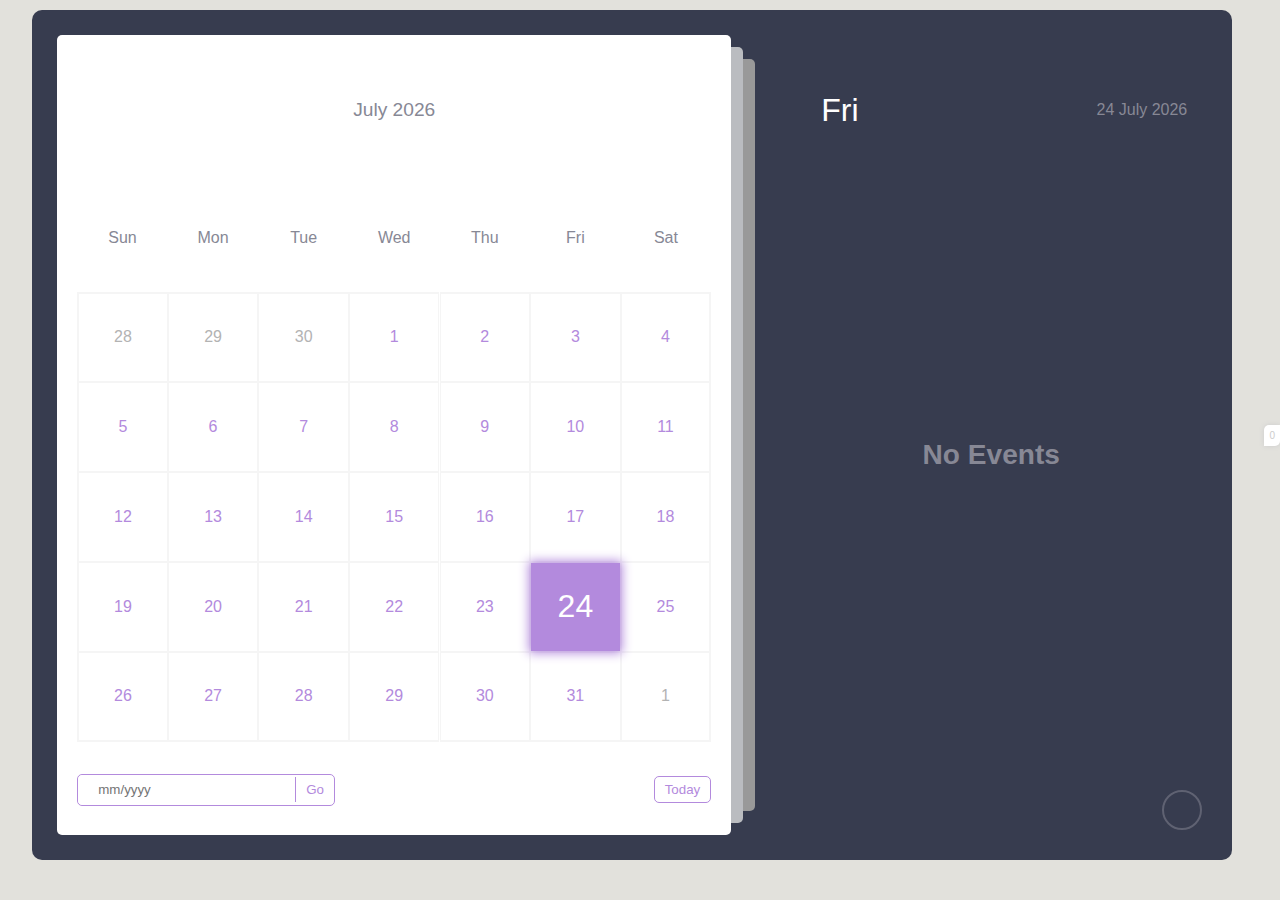
<file: dash/progress/calendar/index.html>
<!DOCTYPE html>
<html lang="en">
  <head>
    <meta charset="UTF-8" />
    <meta http-equiv="X-UA-Compatible" content="IE=edge" />
    <meta name="viewport" content="width=device-width, initial-scale=1.0" />
    <meta
      name="description"
      content="Stay organized with our user-friendly Calendar featuring events, reminders, and a customizable interface. Built with HTML, CSS, and JavaScript. Start scheduling today!"
    />
    <meta
      name="keywords"
      content="calendar, events, reminders, javascript, html, css"
    />
    <link
      rel="stylesheet"
      href="https://cdnjs.cloudflare.com/ajax/libs/font-awesome/6.2.0/css/all.min.css"
      integrity="sha512-xh6O/CkQoPOWDdYTDqeRdPCVd1SpvCA9XXcUnZS2FmJNp1coAFzvtCN9BmamE+4aHK8yyUHUSCcJHgXloTyT2A=="
      crossorigin="anonymous"
      referrerpolicy="no-referrer"
    />
    <link rel="stylesheet" href="style.css" />
    <title>Calendar with Events</title>
  </head>
  <body>
    <div class="container">
      <div class="left">
        <div class="calendar">
          <div class="month">
            <i class="fas fa-angle-left prev"></i>
            <div class="date">december 2015</div>
            <i class="fas fa-angle-right next"></i>
          </div>
          <div class="weekdays">
            <div>Sun</div>
            <div>Mon</div>
            <div>Tue</div>
            <div>Wed</div>
            <div>Thu</div>
            <div>Fri</div>
            <div>Sat</div>
          </div>
          <div class="days"></div>
          <div class="goto-today">
            <div class="goto">
              <input type="text" placeholder="mm/yyyy" class="date-input" />
              <button class="goto-btn">Go</button>
            </div>
            <button class="today-btn">Today</button>
          </div>
        </div>
      </div>
      <div class="right">
        <div class="today-date">
          <div class="event-day">wed</div>
          <div class="event-date">12th december 2022</div>
        </div>
        <div class="events"></div>
        <div class="add-event-wrapper">
          <div class="add-event-header">
            <div class="title">Add Event</div>
            <i class="fas fa-times close"></i>
          </div>
          <div class="add-event-body">
            <div class="add-event-input">
              <input type="text" placeholder="Event Name" class="event-name" />
            </div>
            <div class="add-event-input">
              <input
                type="text"
                placeholder="Event Time From"
                class="event-time-from"
              />
            </div>
            <div class="add-event-input">
              <input
                type="text"
                placeholder="Event Time To"
                class="event-time-to"
              />
            </div>
          </div>
          <div class="add-event-footer">
            <button class="add-event-btn">Add Event</button>
          </div>
        </div>
      </div>
      <button class="add-event">
        <i class="fas fa-plus"></i>
      </button>
    </div>

    <script src="script.js"></script>
  </body>
</html>
</file>
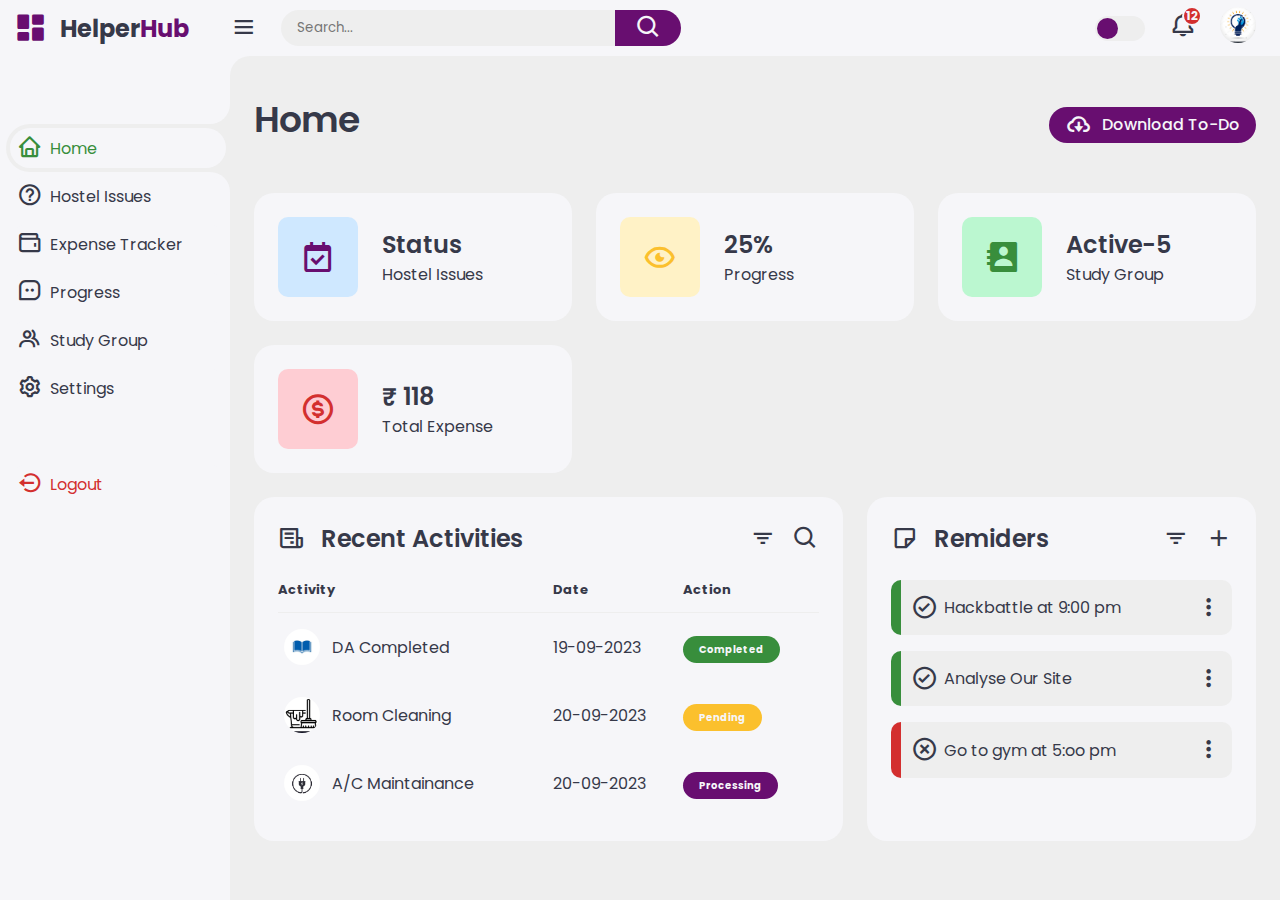
<file: dash/dashboard.html>
<!DOCTYPE html>
<html lang="en"> 

<head>
    <meta charset="UTF-8">
    <meta name="viewport" content="width=device-width, initial-scale=1.0">
    <link href='https://unpkg.com/boxicons@2.1.4/css/boxicons.min.css' rel='stylesheet'>
    <link rel="stylesheet" href="style.css">
    <title>Dashboard</title>
</head>

<body>

    <!-- Sidebar -->
    <div class="sidebar">
        <a href="#" class="logo">
            <i class='bx bxs-dashboard'></i>
            <div class="logo-name"><span>Helper</span>Hub</div>   
        </a>
        <ul class="side-menu">
            <li  class="active"><a href="#"><i class='bx bx-home'></i>Home</a></li>
            <li><a href="hostel/hostel_issue.html"><i class='bx bx-help-circle'></i>Hostel Issues</a></li>
            <li><a href="expense/expense.html"><i class='bx bx-wallet'></i>Expense Tracker</a></li>
            <li><a href="progress/calendar/index.html"><i class='bx bx-message-square-dots'></i>Progress</a></li>
            <li><a href="#"><i class='bx bx-group'></i>Study Group</a></li>
            <li><a href="#"><i class='bx bx-cog'></i>Settings</a></li>
        </ul>
        <ul class="side-menu">
            <li>  
                <a href="../land_page/index.html" class="logout">
                    <i class='bx bx-log-out-circle'></i>
                    Logout
                </a>
            </li>
        </ul>
    </div>
    <!-- End of Sidebar -->

    <!-- Main Content -->
    <div class="content">
        <!-- Navbar -->
        <nav>
            <i class='bx bx-menu'></i>
            <form action="#">
                <div class="form-input">
                    <input type="search" placeholder="Search...">
                    <button class="search-btn" type="submit"><i class='bx bx-search'></i></button>
                </div>
            </form>
            <input type="checkbox" id="theme-toggle" hidden>
            <label for="theme-toggle" class="theme-toggle"></label>
            <a href="#" class="notif">
                <i class='bx bx-bell'></i>
                <span class="count">12</span>
            </a>
            <a href="#" class="profile">
                <img src="images/logo.png">
            </a>
        </nav>

        <!-- End of Navbar -->

        <main>
            <div class="header">
                <div class="left">
                    <h1>Home</h1>
                    <ul class="breadcrumb">
                        <li><a href="#">
                            </a></li>
                        <li><a href="#" class="active"></a></li>
                    </ul>
                </div>
                <a href="#" class="report">
                    <i class='bx bx-cloud-download'></i>
                    <span>Download To-Do</span>
                </a>
            </div>

            <!-- Insights -->
            <ul class="insights">
                <li>
                    <i class='bx bx-calendar-check'></i>
                    <span class="info">
                        <h3>
                            Status
                        </h3>
                        <p>Hostel Issues</p>
                    </span>
                </li>
                <li><i class='bx bx-show-alt'></i>
                    <span class="info">
                        <h3>
                            25%
                        </h3>
                        <p>Progress</p>
                    </span>
                </li>
                <li><i class='bx bxs-contact'></i>
                    <span class="info">
                        <h3>
                            Active-5
                        </h3>
                        <p>Study Group</p>
                    </span>
                </li>
                <li><i class='bx bx-dollar-circle'></i>
                    <span class="info">
                        <h3>
                            ₹ 118
                        </h3>
                        <p>Total Expense</p>
                    </span>
                </li>
            </ul>
            <!-- End of Insights -->

            <div class="bottom-data">
                <div class="orders">
                    <div class="header">
                        <i class='bx bx-receipt'></i>
                        <h3>Recent Activities</h3>
                        <i class='bx bx-filter'></i>
                        <i class='bx bx-search'></i>
                    </div>
                    <table>
                        <thead>
                            <tr>
                                <th>Activity</th>
                                <th>Date</th>
                                <th>Action</th>
                            </tr>
                        </thead>
                        <tbody>
                            <tr>
                                <td>
                                    <img src="images/book.jpg">
                                    <p>DA Completed</p>
                                </td>
                                <td>19-09-2023</td>
                                <td><span class="status completed">Completed</span></td>
                            </tr>
                            <tr>
                                <td>
                                    <img src="images/cleaning.jpg">
                                    <p>Room Cleaning</p>
                                </td>
                                <td>20-09-2023</td>
                                <td><span class="status pending">Pending</span></td>
                            </tr>
                            <tr>
                                <td>
                                    <img src="images/elec.jpg">
                                    <p>A/C Maintainance</p>
                                </td>
                                <td>20-09-2023</td>
                                <td><span class="status process">Processing</span></td>
                            </tr>
                        </tbody>
                    </table>
                </div>

                <!-- Reminders -->
                <div class="reminders">
                    <div class="header">
                        <i class='bx bx-note'></i>
                        <h3>Remiders</h3>
                        <i class='bx bx-filter'></i>
                        <i class='bx bx-plus'></i>
                    </div>
                    <ul class="task-list">
                        <li class="completed">
                            <div class="task-title">
                                <i class='bx bx-check-circle'></i>
                                <p>Hackbattle at 9:00 pm </p>
                            </div>
                            <i class='bx bx-dots-vertical-rounded'></i>
                        </li>
                        <li class="completed">
                            <div class="task-title">
                                <i class='bx bx-check-circle'></i>
                                <p>Analyse Our Site</p>
                            </div>
                            <i class='bx bx-dots-vertical-rounded'></i>
                        </li>
                        <li class="not-completed">
                            <div class="task-title">
                                <i class='bx bx-x-circle'></i>
                                <p>Go to gym at 5:oo pm</p>
                            </div>
                            <i class='bx bx-dots-vertical-rounded'></i>
                        </li>
                    </ul>
                </div>

                <!-- End of Reminders-->

            </div>

        </main>

    </div>

    <script src="index.js"></script>
</body>

</html>
</file>
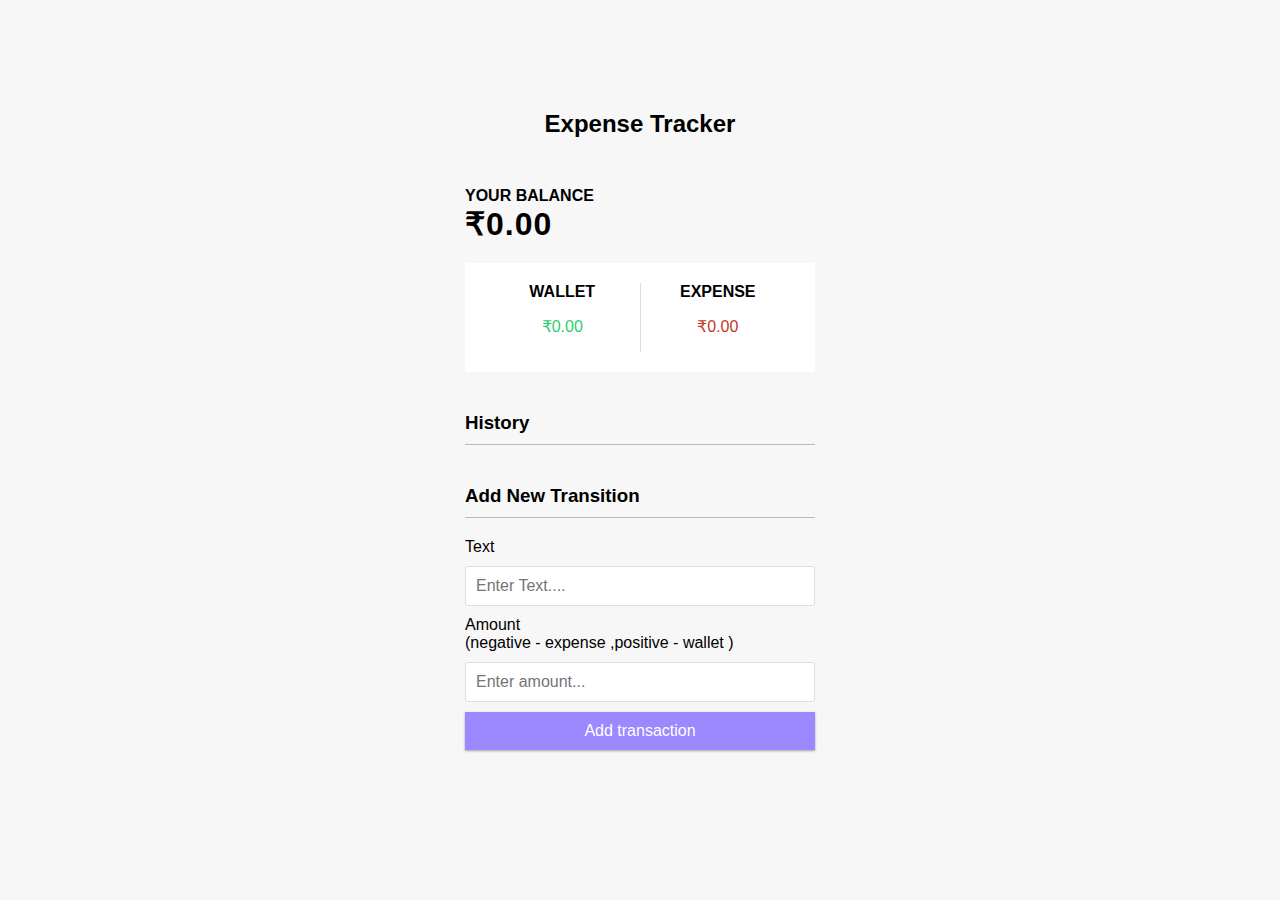
<file: dash/expense/expense.html>
<!DOCTYPE html>
<html lang="en">
  <head>
    <meta charset="UTF-8" />
    <meta
      name="viewport"
      content="width=device-width, initial-scale=1.0"
    />
    <title>Expense Tracker</title>
    <link rel="stylesheet" href="style.css" />
  </head>
  <body>
    <h2>Expense Tracker</h2>
    <div class="container">
      <h4>Your Balance</h4>
      <h1 id="balance">₹0.00</h1>
      <div class="inc-exp-container">
        <div>
          <h4>Wallet</h4>
          <p id="money-plus" class="money-plus">
            +₹0.00
          </p>
        </div>
        <div>
          <h4>Expense</h4>
          <p id="money-minus" class="money-minus">
            -₹0.00
          </p>
        </div>
      </div>

      <h3>History</h3>
      <ul id="list" class="list">
        <!-- <li class="minus">
          Cash <span>-$400</span
          ><button class="delete-btn">x</button>
        </li> -->
      </ul>
      <h3>Add New Transition</h3>
      <form id="form">
          <div class="form-control">
              <label for="text">Text</label>
              <input type="text" id="text" placeholder="Enter Text...."/>
          </div>
          <div class="form-control">
              <label for="amount">Amount <br> (negative - expense ,positive - wallet )</label>
              <input type="number" id="amount" placeholder="Enter amount..."> 
          </div>
          <button class="btn">Add transaction</button>
      </form>
    </div>
    <!-- JavaYscript Project  -->
    <script src="script.js"></script>
  </body>
</html>
</file>
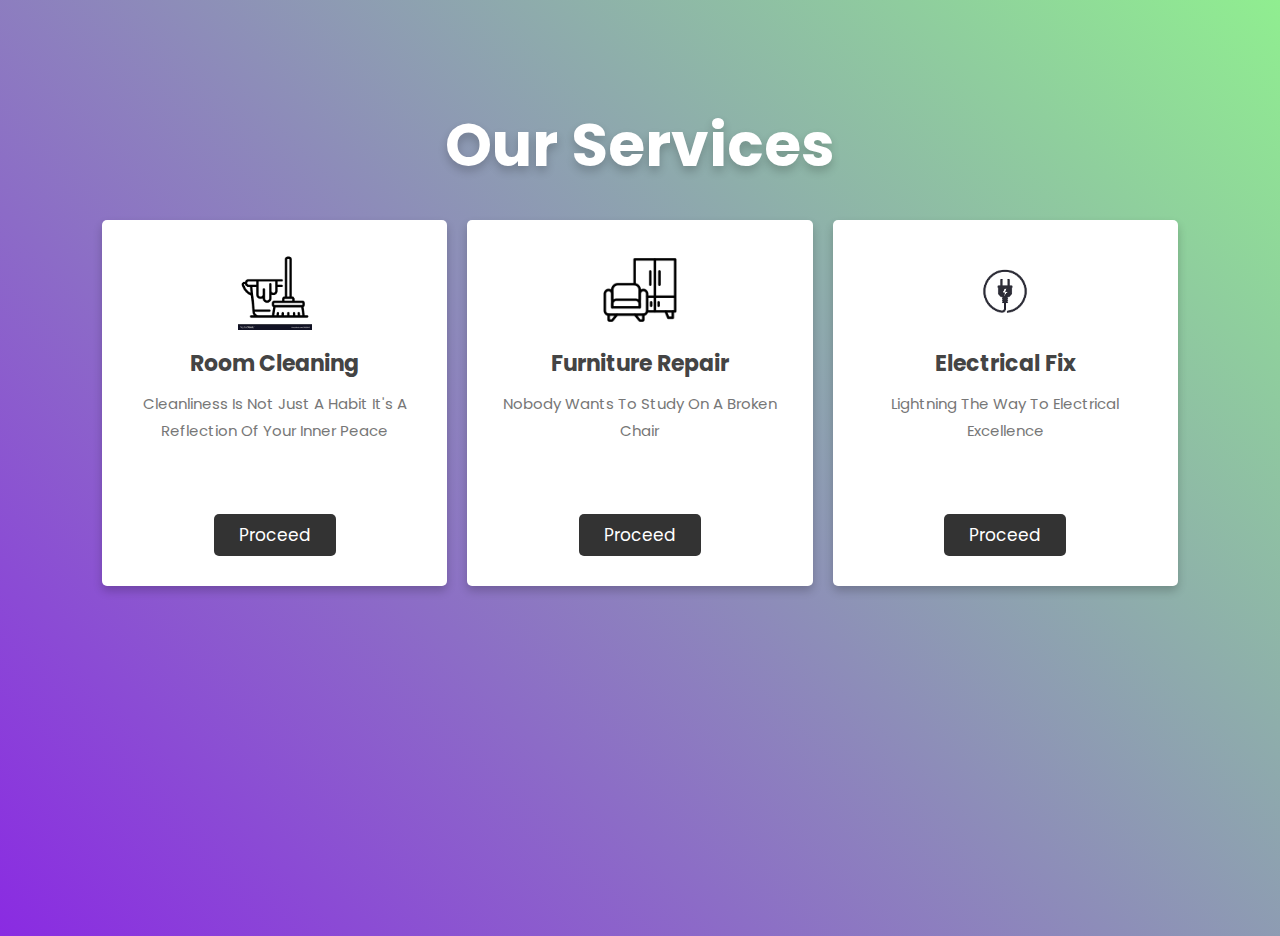
<file: dash/hostel/hostel_issue.html>
<!DOCTYPE html>
<html lang="en">
<head>
    <meta charset="UTF-8">
    <meta http-equiv="X-UA-Compatible" content="IE=edge">
    <meta name="viewport" content="width=device-width, initial-scale=1.0">
    
    <!-- custom css file link  -->
    <link rel="stylesheet" href="hostel_issue.css">

</head>
<body>
    
<div class="container">

    <h1 class="heading">our services</h1>

    <div class="box-container">

        <div class="box">
            <img src="room.png" alt="">
            <h3>Room Cleaning</h3>
            <p>Cleanliness is not just a habit it's a reflection of your inner peace  </p>
            <a href="feautures/Room2.html" class="btn">Proceed</a>
        </div>

        <div class="box">
            <img src="furniture.png" alt="">
            <h3>Furniture Repair</h3>
            <p>Nobody wants to study on a broken chair </p>
            <a href="feautures/Furniture2.html" class="btn">Proceed</a>
        </div>

        <div class="box">
            <img src="electrical.png" alt="">
            <h3>Electrical fix</h3>
            <p>Lightning the way to electrical excellence</p>
            <a href="feautures/Electrical2.html" class="btn">Proceed</a>
        </div>

        

    </div>

</div>

</body>
</html>
</file>
<file: dash/progress/calendar/style.css>
:root {
    --primary-clr: #b38add;
  }
  * {
    margin: 0;
    padding: 0;
    box-sizing: border-box;
    font-family: "Poppins", sans-serif;
  }
  /* nice scroll bar */
  ::-webkit-scrollbar {
    width: 5px;
  }
  ::-webkit-scrollbar-track {
    background: #f5f5f5;
    border-radius: 50px;
  }
  ::-webkit-scrollbar-thumb {
    background: var(--primary-clr);
    border-radius: 50px;
  }
  
  body {
    position: relative;
    min-height: 100vh;
    display: flex;
    align-items: center;
    justify-content: center;
    padding-bottom: 30px;
    background-color: #e2e1dc;
  }
  .container {
    position: relative;
    width: 1200px;
    min-height: 850px;
    margin: 0 auto;
    padding: 5px;
    color: #fff;
    display: flex;
  
    border-radius: 10px;
    background-color: #373c4f;
  }
  .left {
    width: 60%;
    padding: 20px;
  }
  .calendar {
    position: relative;
    width: 100%;
    height: 100%;
    display: flex;
    flex-direction: column;
    flex-wrap: wrap;
    justify-content: space-between;
    color: #878895;
    border-radius: 5px;
    background-color: #fff;
  }
  /* set after behind the main element */
  .calendar::before,
  .calendar::after {
    content: "";
    position: absolute;
    top: 50%;
    left: 100%;
    width: 12px;
    height: 97%;
    border-radius: 0 5px 5px 0;
    background-color: #d3d4d6d7;
    transform: translateY(-50%);
  }
  .calendar::before {
    height: 94%;
    left: calc(100% + 12px);
    background-color: rgb(153, 153, 153);
  }
  .calendar .month {
    width: 100%;
    height: 150px;
    display: flex;
    align-items: center;
    justify-content: space-between;
    padding: 0 50px;
    font-size: 1.2rem;
    font-weight: 500;
    text-transform: capitalize;
  }
  .calendar .month .prev,
  .calendar .month .next {
    cursor: pointer;
  }
  .calendar .month .prev:hover,
  .calendar .month .next:hover {
    color: var(--primary-clr);
  }
  .calendar .weekdays {
    width: 100%;
    height: 100px;
    display: flex;
    align-items: center;
    justify-content: space-between;
    padding: 0 20px;
    font-size: 1rem;
    font-weight: 500;
    text-transform: capitalize;
  }
  .weekdays div {
    width: 14.28%;
    height: 100%;
    display: flex;
    align-items: center;
    justify-content: center;
  }
  .calendar .days {
    width: 100%;
    display: flex;
    flex-wrap: wrap;
    justify-content: space-between;
    padding: 0 20px;
    font-size: 1rem;
    font-weight: 500;
    margin-bottom: 20px;
  }
  .calendar .days .day {
    width: 14.28%;
    height: 90px;
    display: flex;
    align-items: center;
    justify-content: center;
    cursor: pointer;
    color: var(--primary-clr);
    border: 1px solid #f5f5f5;
  }
  .calendar .days .day:nth-child(7n + 1) {
    border-left: 2px solid #f5f5f5;
  }
  .calendar .days .day:nth-child(7n) {
    border-right: 2px solid #f5f5f5;
  }
  .calendar .days .day:nth-child(-n + 7) {
    border-top: 2px solid #f5f5f5;
  }
  .calendar .days .day:nth-child(n + 29) {
    border-bottom: 2px solid #f5f5f5;
  }
  
  .calendar .days .day:not(.prev-date, .next-date):hover {
    color: #fff;
    background-color: var(--primary-clr);
  }
  .calendar .days .prev-date,
  .calendar .days .next-date {
    color: #b3b3b3;
  }
  .calendar .days .active {
    position: relative;
    font-size: 2rem;
    color: #fff;
    background-color: var(--primary-clr);
  }
  .calendar .days .active::before {
    content: "";
    position: absolute;
    top: 0;
    left: 0;
    width: 100%;
    height: 100%;
    box-shadow: 0 0 10px 2px var(--primary-clr);
  }
  .calendar .days .today {
    font-size: 2rem;
  }
  .calendar .days .event {
    position: relative;
  }
  .calendar .days .event::after {
    content: "";
    position: absolute;
    bottom: 10%;
    left: 50%;
    width: 75%;
    height: 6px;
    border-radius: 30px;
    transform: translateX(-50%);
    background-color: var(--primary-clr);
  }
  .calendar .days .day:hover.event::after {
    background-color: #fff;
  }
  .calendar .days .active.event::after {
    background-color: #fff;
    bottom: 20%;
  }
  .calendar .days .active.event {
    padding-bottom: 10px;
  }
  .calendar .goto-today {
    width: 100%;
    height: 50px;
    display: flex;
    align-items: center;
    justify-content: space-between;
    gap: 5px;
    padding: 0 20px;
    margin-bottom: 20px;
    color: var(--primary-clr);
  }
  .calendar .goto-today .goto {
    display: flex;
    align-items: center;
    border-radius: 5px;
    overflow: hidden;
    border: 1px solid var(--primary-clr);
  }
  .calendar .goto-today .goto input {
    width: 100%;
    height: 30px;
    outline: none;
    border: none;
    border-radius: 5px;
    padding: 0 20px;
    color: var(--primary-clr);
    border-radius: 5px;
  }
  .calendar .goto-today button {
    padding: 5px 10px;
    border: 1px solid var(--primary-clr);
    border-radius: 5px;
    background-color: transparent;
    cursor: pointer;
    color: var(--primary-clr);
  }
  .calendar .goto-today button:hover {
    color: #fff;
    background-color: var(--primary-clr);
  }
  .calendar .goto-today .goto button {
    border: none;
    border-left: 1px solid var(--primary-clr);
    border-radius: 0;
  }
  .container .right {
    position: relative;
    width: 40%;
    min-height: 100%;
    padding: 20px 0;
  }
  
  .right .today-date {
    width: 100%;
    height: 50px;
    display: flex;
    flex-wrap: wrap;
    gap: 10px;
    align-items: center;
    justify-content: space-between;
    padding: 0 40px;
    padding-left: 70px;
    margin-top: 50px;
    margin-bottom: 20px;
    text-transform: capitalize;
  }
  .right .today-date .event-day {
    font-size: 2rem;
    font-weight: 500;
  }
  .right .today-date .event-date {
    font-size: 1rem;
    font-weight: 400;
    color: #878895;
  }
  .events {
    width: 100%;
    height: 100%;
    max-height: 600px;
    overflow-x: hidden;
    overflow-y: auto;
    display: flex;
    flex-direction: column;
    padding-left: 4px;
  }
  .events .event {
    position: relative;
    width: 95%;
    min-height: 70px;
    display: flex;
    justify-content: center;
    flex-direction: column;
    gap: 5px;
    padding: 0 20px;
    padding-left: 50px;
    color: #fff;
    background: linear-gradient(90deg, #3f4458, transparent);
    cursor: pointer;
  }
  /* even event */
  .events .event:nth-child(even) {
    background: transparent;
  }
  .events .event:hover {
    background: linear-gradient(90deg, var(--primary-clr), transparent);
  }
  .events .event .title {
    display: flex;
    align-items: center;
    pointer-events: none;
  }
  .events .event .title .event-title {
    font-size: 1rem;
    font-weight: 400;
    margin-left: 20px;
  }
  .events .event i {
    color: var(--primary-clr);
    font-size: 0.5rem;
  }
  .events .event:hover i {
    color: #fff;
  }
  .events .event .event-time {
    font-size: 0.8rem;
    font-weight: 400;
    color: #878895;
    margin-left: 15px;
    pointer-events: none;
  }
  .events .event:hover .event-time {
    color: #fff;
  }
  /* add tick in event after */
  .events .event::after {
    content: "✓";
    position: absolute;
    top: 50%;
    right: 0;
    font-size: 3rem;
    line-height: 1;
    display: none;
    align-items: center;
    justify-content: center;
    opacity: 0.3;
    color: var(--primary-clr);
    transform: translateY(-50%);
  }
  .events .event:hover::after {
    display: flex;
  }
  .add-event {
    position: absolute;
    bottom: 30px;
    right: 30px;
    width: 40px;
    height: 40px;
    display: flex;
    align-items: center;
    justify-content: center;
    font-size: 1rem;
    color: #878895;
    border: 2px solid #878895;
    opacity: 0.5;
    border-radius: 50%;
    background-color: transparent;
    cursor: pointer;
  }
  .add-event:hover {
    opacity: 1;
  }
  .add-event i {
    pointer-events: none;
  }
  .events .no-event {
    width: 100%;
    height: 100%;
    display: flex;
    align-items: center;
    justify-content: center;
    font-size: 1.5rem;
    font-weight: 500;
    color: #878895;
  }
  .add-event-wrapper {
    position: absolute;
    bottom: 100px;
    left: 50%;
    width: 90%;
    max-height: 0;
    overflow: hidden;
    border-radius: 5px;
    background-color: #fff;
    transform: translateX(-50%);
    transition: max-height 0.5s ease;
  }
  .add-event-wrapper.active {
    max-height: 300px;
  }
  .add-event-header {
    width: 100%;
    height: 50px;
    display: flex;
    align-items: center;
    justify-content: space-between;
    padding: 0 20px;
    color: #373c4f;
    border-bottom: 1px solid #f5f5f5;
  }
  .add-event-header .close {
    font-size: 1.5rem;
    cursor: pointer;
  }
  .add-event-header .close:hover {
    color: var(--primary-clr);
  }
  .add-event-header .title {
    font-size: 1.2rem;
    font-weight: 500;
  }
  .add-event-body {
    width: 100%;
    height: 100%;
    display: flex;
    flex-direction: column;
    gap: 5px;
    padding: 20px;
  }
  .add-event-body .add-event-input {
    width: 100%;
    height: 40px;
    display: flex;
    align-items: center;
    justify-content: space-between;
    gap: 10px;
  }
  .add-event-body .add-event-input input {
    width: 100%;
    height: 100%;
    outline: none;
    border: none;
    border-bottom: 1px solid #f5f5f5;
    padding: 0 10px;
    font-size: 1rem;
    font-weight: 400;
    color: #373c4f;
  }
  .add-event-body .add-event-input input::placeholder {
    color: #a5a5a5;
  }
  .add-event-body .add-event-input input:focus {
    border-bottom: 1px solid var(--primary-clr);
  }
  .add-event-body .add-event-input input:focus::placeholder {
    color: var(--primary-clr);
  }
  .add-event-footer {
    display: flex;
    align-items: center;
    justify-content: center;
    padding: 20px;
  }
  .add-event-footer .add-event-btn {
    height: 40px;
    font-size: 1rem;
    font-weight: 500;
    outline: none;
    border: none;
    color: #fff;
    background-color: var(--primary-clr);
    border-radius: 5px;
    cursor: pointer;
    padding: 5px 10px;
    border: 1px solid var(--primary-clr);
  }
  .add-event-footer .add-event-btn:hover {
    background-color: transparent;
    color: var(--primary-clr);
  }
  
  /* media queries */
  
  @media screen and (max-width: 1000px) {
    body {
      align-items: flex-start;
      justify-content: flex-start;
    }
    .container {
      min-height: 100vh;
      flex-direction: column;
      border-radius: 0;
    }
    .container .left {
      width: 100%;
      height: 100%;
      padding: 20px 0;
    }
    .container .right {
      width: 100%;
      height: 100%;
      padding: 20px 0;
    }
    .calendar::before,
    .calendar::after {
      top: 100%;
      left: 50%;
      width: 97%;
      height: 12px;
      border-radius: 0 0 5px 5px;
      transform: translateX(-50%);
    }
    .calendar::before {
      width: 94%;
      top: calc(100% + 12px);
    }
    .events {
      padding-bottom: 340px;
    }
    .add-event-wrapper {
      bottom: 100px;
    }
  }
  @media screen and (max-width: 500px) {
    .calendar .month {
      height: 75px;
    }
    .calendar .weekdays {
      height: 50px;
    }
    .calendar .days .day {
      height: 40px;
      font-size: 0.8rem;
    }
    .calendar .days .day.active,
    .calendar .days .day.today {
      font-size: 1rem;
    }
    .right .today-date {
      padding: 20px;
    }
  }
  
  .credits {
    position: absolute;
    bottom: 0;
    left: 0;
    right: 0;
    text-align: center;
    padding: 10px;
    font-size: 12px;
    color: #fff;
    background-color: #b38add;
  }
  .credits a {
    color: #fff;
    text-decoration: none;
    font-weight: 600;
  }
  .credits a:hover {
    text-decoration: underline;
  }
</file>
<file: dash/style.css>
@import url('https://fonts.googleapis.com/css2?family=Poppins:wght@300;400;500;600;700;800&display=swap');

:root {
    --light: #f6f6f9;
    --primary: #680e70;
    --light-primary: #CFE8FF;
    --grey: #eee;
    --dark-grey: #AAAAAA;
    --dark: #363949;
    --danger: #D32F2F;
	--light-danger: #FECDD3;
    --warning: #FBC02D;
    --light-warning: #FFF2C6;
    --success: #388E3C;
    --light-success: #BBF7D0;
}

*{
    margin: 0;
    padding: 0;
    box-sizing: border-box;
    font-family: 'Poppins', sans-serif;
}

.bx{
    font-size: 1.7rem;
}

a{
    text-decoration: none;
}

li{
    list-style: none;
}

html{
    overflow-x: hidden;
}

body.dark{
    --light: #181a1e;
    --grey: #25252c;
    --dark: #fbfbfb
}

body{
    background: var(--grey);
    overflow-x: hidden;
}

.sidebar{
    position: fixed;
    top: 0;
    left: 0;
    background: var(--light);
    width: 230px;
    height: 100%;
    z-index: 2000;
    overflow-x: hidden;
    scrollbar-width: none;
    transition: all 0.3s ease;
}

.sidebar::-webkit-scrollbar{
    display: none;
}

.sidebar.close{
    width: 60px;
}

.sidebar .logo{
    font-size: 24px;
    font-weight: 700;
    height: 56px;
    display: flex;
    align-items: center;
    color: var(--primary);
    z-index: 500;
    padding-bottom: 20px;
    box-sizing: content-box;
}

.sidebar .logo .logo-name span{
    color: var(--dark);
}

.sidebar .logo .bx{
    min-width: 60px;
    display: flex;
    justify-content: center;
    font-size: 2.2rem;
}

.sidebar .side-menu{
    width: 100%;
    margin-top: 48px;
}

.sidebar .side-menu li{
    height: 48px;
    background: transparent;
    margin-left: 6px;
    border-radius: 48px 0 0 48px;
    padding: 4px;
}

.sidebar .side-menu li.active{
    background: var(--grey);
    position: relative;
}

.sidebar .side-menu li.active::before{
    content: "";
    position: absolute;
    width: 40px;
    height: 40px;
    border-radius: 50%;
    top: -40px;
    right: 0;
    box-shadow: 20px 20px 0 var(--grey);
    z-index: -1;
}

.sidebar .side-menu li.active::after{
    content: "";
    position: absolute;
    width: 40px;
    height: 40px;
    border-radius: 50%;
    bottom: -40px;
    right: 0;
    box-shadow: 20px -20px 0 var(--grey);
    z-index: -1;
}

.sidebar .side-menu li a{
    width: 100%;
    height: 100%;
    background: var(--light);
    display: flex;
    align-items: center;
    border-radius: 48px;
    font-size: 16px;
    color: var(--dark);
    white-space: nowrap;
    overflow-x: hidden;
    transition: all 0.3s ease;
}

.sidebar .side-menu li.active a{
    color: var(--success);
}

.sidebar.close .side-menu li a{
    width: calc(48px - (4px * 2));
    transition: all 0.3s ease;
}

.sidebar .side-menu li a .bx{
    min-width: calc(60px - ((4px + 6px) * 2));
    display: flex;
    font-size: 1.6rem;
    justify-content: center;
}

.sidebar .side-menu li a.logout{
    color: var(--danger);
}

.content{
    position: relative;
    width: calc(100% - 230px);
    left: 230px;
    transition: all 0.3s ease;
}

.sidebar.close~.content{
    width: calc(100% - 60px);
    left: 60px;
}

.content nav{
    height: 56px;
    background: var(--light);
    padding: 0 24px 0 0;
    display: flex;
    align-items: center;
    grid-gap: 24px;
    position: sticky;
    top: 0;
    left: 0;
    z-index: 1000;
}

.content nav::before{
    content: "";
    position: absolute;
    width: 40px;
    height: 40px;
    bottom: -40px;
    left: 0;
    border-radius: 50%;
    box-shadow: -20px -20px 0 var(--light);
}

.content nav a{
    color: var(--dark);
}

.content nav .bx.bx-menu{
    cursor: pointer;
    color: var(--dark);
}

.content nav form{
    max-width: 400px;
    width: 100%;
    margin-right: auto;
}

.content nav form .form-input{
    display: flex;
    align-items: center;
    height: 36px;
}

.content nav form .form-input input{
    flex-grow: 1;
    padding: 0 16px;
    height: 100%;
    border: none;
    background: var(--grey);
    border-radius: 36px 0 0 36px;
    outline: none;
    width: 100%;
    color: var(--dark);
}

.content nav form .form-input button{
    width: 80px;
    height: 100%;
    display: flex;
    justify-content: center;
    align-items: center;
    background: var(--primary);
    color: var(--light);
    font-size: 18px;
    border: none;
    outline: none;
    border-radius: 0 36px 36px 0;
    cursor: pointer;
}

.content nav .notif{
    font-size: 20px;
    position: relative;
}

.content nav .notif .count{
    position: absolute;
    top: -6px;
    right: -6px;
    width: 20px;
    height: 20px;
    background: var(--danger);
    border-radius: 50%;
    color: var(--light);
    border: 2px solid var(--light);
    font-weight: 700;
    font-size: 12px;
    display: flex;
    align-items: center;
    justify-content: center;
}

.content nav .profile img{
    width: 36px;
    height: 36px;
    object-fit: cover;
    border-radius: 50%;
}

.content nav .theme-toggle{
    display: block;
    min-width: 50px;
    height: 25px;
    background: var(--grey);
    cursor: pointer;
    position: relative;
    border-radius: 25px;
}

.content nav .theme-toggle::before{
    content: "";
    position: absolute;
    top: 2px;
    left: 2px;
    bottom: 2px;
    width: calc(25px - 4px);
    background: var(--primary);
    border-radius: 50%;
    transition: all 0.3s ease;
}

.content nav #theme-toggle:checked+.theme-toggle::before{
    left: calc(100% - (25px - 4px) - 2px);
}

.content main{
    width: 100%;
    padding: 36px 24px;
    max-height: calc(100vh - 56px);
}

.content main .header{
    display: flex;
    align-items: center;
    justify-content: space-between;
    grid-gap: 16px;
    flex-wrap: wrap;
}

.content main .header .left h1{
    font-size: 36px;
    font-weight: 600;
    margin-bottom: 10px;
    color: var(--dark);
}

.content main .header .left .breadcrumb{
    display: flex;
    align-items: center;
    grid-gap: 16px;
}

.content main .header .left .breadcrumb li{
    color: var(--dark);
}

.content main .header .left .breadcrumb li a{
    color: var(--dark-grey);
    pointer-events: none;
}

.content main .header .left .breadcrumb li a.active{
    color: var(--primary);
    pointer-events: none;
}

.content main .header .report{
    height: 36px;
    padding: 0 16px;
    border-radius: 36px;
    background: var(--primary);
    color: var(--light);
    display: flex;
    align-items: center;
    justify-content: center;
    grid-gap: 10px;
    font-weight: 500;
}

.content main .insights{
    display: grid;
    grid-template-columns: repeat(auto-fit, minmax(240px, 1fr));
    grid-gap: 24px;
    margin-top: 36px;
}

.content main .insights li{
    padding: 24px;
    background: var(--light);
    border-radius: 20px;
    display: flex;
    align-items: center;
    grid-gap: 24px;
    cursor: pointer;
}

.content main .insights li .bx{
    width: 80px;
    height: 80px;
    border-radius: 10px;
    font-size: 36px;
    display: flex;
    align-items: center;
    justify-content: center;
}

.content main .insights li:nth-child(1) .bx{
    background: var(--light-primary);
    color: var(--primary);
}

.content main .insights li:nth-child(2) .bx{
    background: var(--light-warning);
    color: var(--warning);
}

.content main .insights li:nth-child(3) .bx{
    background: var(--light-success);
    color: var(--success);
}

.content main .insights li:nth-child(4) .bx{
    background: var(--light-danger);
    color: var(--danger);
}

.content main .insights li .info h3{
    font-size: 24px;
    font-weight: 600;
    color: var(--dark);
}

.content main .insights li .info p{
    color: var(--dark);
}

.content main .bottom-data{
    display: flex;
    flex-wrap: wrap;
    grid-gap: 24px;
    margin-top: 24px;
    width: 100%;
    color: var(--dark);
}

.content main .bottom-data>div{
    border-radius: 20px;
    background: var(--light);
    padding: 24px;
    overflow-x: auto;
}

.content main .bottom-data .header{
    display: flex;
    align-items: center;
    grid-gap: 16px;
    margin-bottom: 24px;
}

.content main .bottom-data .header h3{
    margin-right: auto;
    font-size: 24px;
    font-weight: 600;
}

.content main .bottom-data .header .bx{
    cursor: pointer;
}

.content main .bottom-data .orders{
    flex-grow: 1;
    flex-basis: 500px;
}

.content main .bottom-data .orders table{
    width: 100%;
    border-collapse: collapse;
}

.content main .bottom-data .orders table th{
    padding-bottom: 12px;
    font-size: 13px;
    text-align: left;
    border-bottom: 1px solid var(--grey);
}

.content main .bottom-data .orders table td{
    padding: 16px 0;
}

.content main .bottom-data .orders table tr td:first-child{
    display: flex;
    align-items: center;
    grid-gap: 12px;
    padding-left: 6px;
}

.content main .bottom-data .orders table td img{
    width: 36px;
    height: 36px;
    border-radius: 50%;
    object-fit: cover;
}

.content main .bottom-data .orders table tbody tr{
    cursor: pointer;
    transition: all 0.3s ease;
}

.content main .bottom-data .orders table tbody tr:hover{
    background: var(--grey);
}

.content main .bottom-data .orders table tr td .status{
    font-size: 10px;
    padding: 6px 16px;
    color: var(--light);
    border-radius: 20px;
    font-weight: 700;
}

.content main .bottom-data .orders table tr td .status.completed{
    background: var(--success);
}

.content main .bottom-data .orders table tr td .status.process{
    background: var(--primary);
}

.content main .bottom-data .orders table tr td .status.pending{
    background: var(--warning);
}

.content main .bottom-data .reminders{
    flex-grow: 1;
    flex-basis: 300px;
}

.content main .bottom-data .reminders .task-list{
    width: 100%;
}

.content main .bottom-data .reminders .task-list li{
    width: 100%;
    margin-bottom: 16px;
    background: var(--grey);
    padding: 14px 10px;
    border-radius: 10px;
    display: flex;
    align-items: center;
    justify-content: space-between;
}

.content main .bottom-data .reminders .task-list li .task-title{
    display: flex;
    align-items: center;
}

.content main .bottom-data .reminders .task-list li .task-title p{
    margin-left: 6px;
}

.content main .bottom-data .reminders .task-list li .bx{
  cursor: pointer;  
}

.content main .bottom-data .reminders .task-list li.completed{
    border-left: 10px solid var(--success);
}

.content main .bottom-data .reminders .task-list li.not-completed{
    border-left: 10px solid var(--danger);
}

.content main .bottom-data .reminders .task-list li:last-child{
   margin-bottom: 0;
}

@media screen and (max-width: 768px) {
    .sidebar{
        width: 200px;
    }

    .content{
        width: calc(100% - 60px);
        left: 200px;
    }

}

@media screen and (max-width: 576px) {
    
    .content nav form .form-input input{
        display: none;
    }

    .content nav form .form-input button{
        width: auto;
        height: auto;
        background: transparent;
        color: var(--dark);
        border-radius: none;
    }

    .content nav form.show .form-input input{
        display: block;
        width: 100%;
    }

    .content nav form.show .form-input button{
        width: 36px;
        height: 100%;
        color: var(--light);
        background: var(--danger);
        border-radius: 0 36px 36px 0;
    }

    .content nav form.show~.notif, .content nav form.show~.profile{
        display: none;
    }

    .content main .insights {
        grid-template-columns: 1fr;
    }

    .content main .bottom-data .header{
        min-width: 340px;
    }

    .content main .bottom-data .orders table{
        min-width: 340px;
    }

    .content main .bottom-data .reminders .task-list{
        min-width: 340px;
    }

}
</file>
<file: dash/expense/style.css>
:root {
  --box-shadow: 0 1px 3px rgba(0, 0, 0, 0.12),
    0 1px 2px rgba(0, 0, 0, 0.24);
}

* {
  box-sizing: border-box;
}

body {
  background-color: #f7f7f7;
  display: flex;
  flex-direction: column;
  align-items: center;
  justify-content: center;
  min-height: 100vh;
  margin: 0;
  font-family: -apple-system, BlinkMacSystemFont,
    "Segoe UI", Roboto, Oxygen, Ubuntu, Cantarell,
    "Open Sans", "Helvetica Neue", sans-serif;
}

.container {
  margin: 30px auto;
  width: 350px;
}

h1 {
  letter-spacing: 1px;
  margin: 0;
}

h3 {
  border-bottom: 1px solid #bbb;
  padding-bottom: 10px;
  margin: 40px 0 10px;
}

h4 {
  margin: 0;
  text-transform: uppercase;
}

.inc-exp-container {
  background-color: #fff;
  box-shadow: var(--box--shadow);
  padding: 20px;
  display: flex;
  justify-content: center;
  margin: 20px 0;
}

.inc-exp-container > div {
  flex: 1;
  text-align: center;
}

.inc-exp-container > div:first-of-type {
  border-right: 1px solid #dedede;
}

.money {
  font-size: 2;
  letter-spacing: 1px;
  margin: 5px 0;
}
.money-plus {
  color: #2ecc71;
}

.money-minus {
  color: #c0392b;
}

label {
  display: inline-block;
  margin: 10px 0;
}

input[type="text"],
input[type="number"] {
  border: 1px solid #dedede;
  border-radius: 2px;
  display: block;
  font-size: 16px;
  padding: 10px;
  width: 100%;
}

.btn {
  cursor: pointer;
  background-color: #9c88ff;
  box-shadow: var(--box-shadow);
  color: #fff;
  border: 0;
  display: block;
  font-size: 16px;
  margin: 10px 0 30px;
  padding: 10px;
  width: 100%;
}

.btn:focus,
.delete-btn:focus {
  outline: 0;
}

.list {
  list-style-type: none;
  padding: 0;
  margin-bottom: 40px;
}

.list li {
  background-color: #fff;
  box-shadow: var(--box--shadow);
  color: #333;
  display: flex;
  justify-content: space-between;
  position: relative;
  padding: 10px;
  margin: 10px 0;
}

.list li.plus {
  border-right: 5px solid #2ecc71;
}

.list li.minus {
  border-right: 5px solid #c0392b;
}

.delete-btn {
  cursor: pointer;
  background-color: #e74c3c;
  border: 0;
  color: #fff;
  font-size: 20px;
  line-height: 20px;
  padding: 2px 5px;
  position: absolute;
  top: 50%;
  left: 0;
  transform: translate(-100%, -50%);
  opacity: 0;
  transition: opacity 0.3s ease;
}

.list li:hover .delete-btn {
  opacity: 1;
}
</file>
<file: dash/hostel/hostel_issue.css>
@import url('https://fonts.googleapis.com/css2?family=Poppins:wght@100;200;300;400;500;600;700&display=swap');

*{
    font-family: 'Poppins', sans-serif;
    margin:0; padding:0;
    box-sizing: border-box;
    outline: none; border:none;
    text-decoration: none;
    text-transform: capitalize;
    transition: .2s linear;
}

.container{
    background:linear-gradient(45deg, blueviolet, lightgreen);
    padding:100px 8%;
    padding-bottom: 350px;
}

.container .heading{
    text-align: center;
    padding-bottom: 30px;
    color:#fff;
    text-shadow: 0 5px 10px rgba(0,0,0,.2);
    font-size: 60px;
}

.container .box-container{
    display: grid;
    grid-template-columns: repeat(auto-fit, minmax(270px, 1fr));
    gap:20px;
}

.container .box-container .box{
    box-shadow: 0 5px 10px rgba(0,0,0,.2);
    border-radius: 5px;
    background: #fff;
    text-align: center;
    padding:30px 20px;
}

.container .box-container .box img{
    height: 80px;
}

.container .box-container .box h3{
    color:#444;
    font-size: 22px;
    padding:10px 0;
}

.container .box-container .box p{
    color:#777;
    font-size: 15px;
    line-height: 1.8;
}

.container .box-container .box .btn{
    margin-top: 70px;
    display: inline-block;
    background:#333;
    color:#fff;
    font-size: 17px;
    border-radius: 5px;
    padding: 8px 25px;
}

.container .box-container .box .btn:hover{
    letter-spacing: 1px;
}

.container .box-container .box:hover{
    box-shadow: 0 10px 15px rgba(0,0,0,.3);
    transform: scale(1.03);
}

@media (max-width:768px){
    .container{
        padding:20px;
    }
}
</file>
